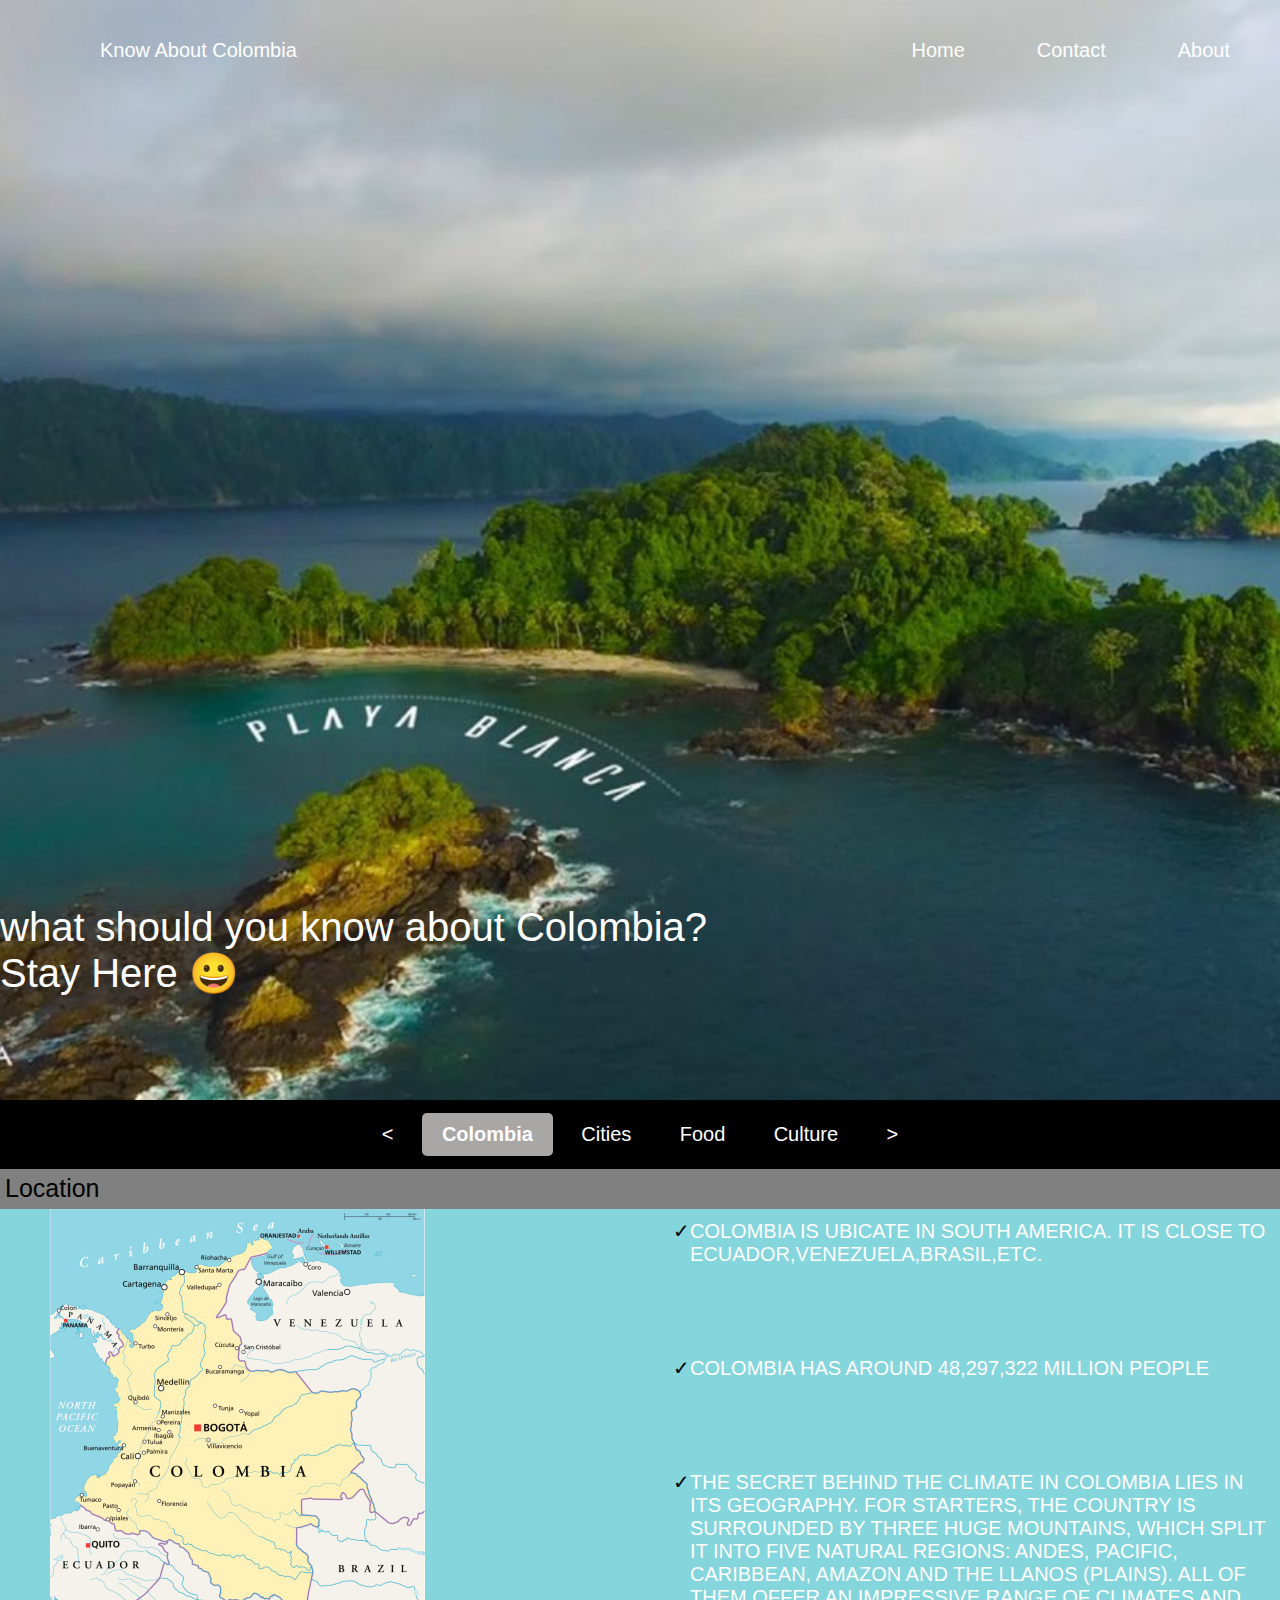
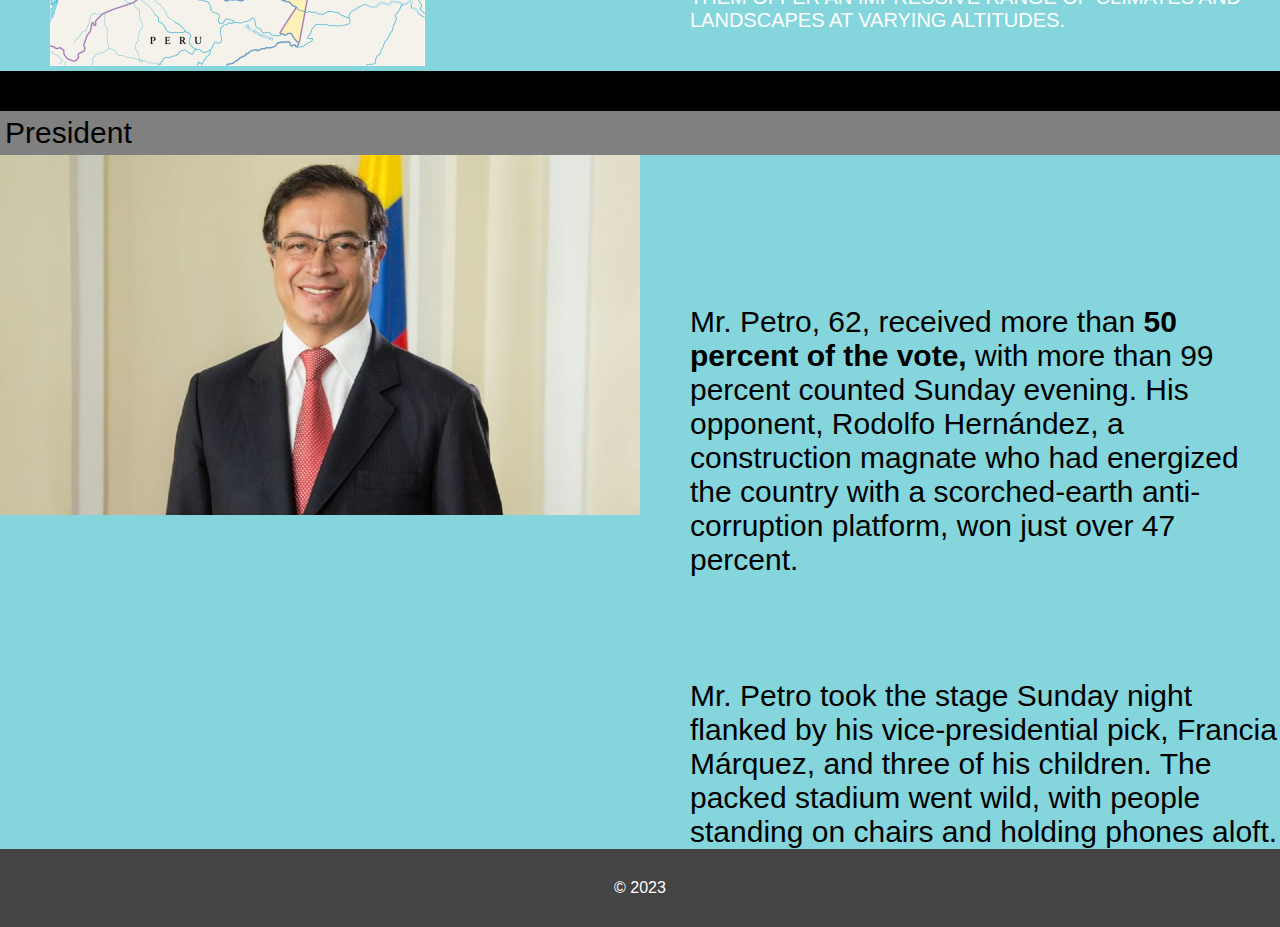
<file: index.html>
<!DOCTYPE html>
<html lang="en">
<head>
    <meta charset="UTF-8">
    <meta http-equiv="X-UA-Compatible" content="IE=edge">
    <meta name="viewport" content="width=device-width, initial-scale=1.0">
    <link rel="stylesheet" href="project.css">
    <link rel="shortcut icon" type="x-icon" href="/images/Bandera.jpeg">
    <title>Colombia</title>
</head>
<body>
    <header> 
      <div class="navbar">
       <div class="logo"><a href="#">Know About Colombia</a></div>
       <ul class="links">
        <li><a href="#">Home</a></li>
        <li><a href="#">Contact</a></li>
        <li><a href="#">About</a></li>
       </ul>
      </div>
      <p class="some">what should you know about Colombia? Stay Here &#128512;</p>
    </header>
    <div class="page">
        <a href="index.html"><</a>
        <a href="index.html" class="active">Colombia</a>
        <a href="page2.html">Cities</a>
        <a href="page3.html">Food</a>
        <a href="page4.html">Culture</a>
        <a href="page2.html">></a>

    </div>
    <p class="pepa">Location</p> 
   <nav class="nav-01">
    <ul><img class="colombia" src="/images/colombia-02.jpg" ></ul>
    <ul>
        <li>Colombia is ubicate in South America. It is close to Ecuador,Venezuela,brasil,etc.</li>
        <li>Colombia has around 48,297,322 million people</li>
        <li>The secret behind the climate in Colombia lies in its geography. For starters, the country is surrounded by three huge mountains, which split it into five natural regions: Andes, Pacific, Caribbean, Amazon and the Llanos (plains). All of them offer an impressive range of climates and landscapes at varying altitudes. </li>
    </ul>
   </nav>
   <div id="box"></div>
   <p class="p-01">President</p>
   <nav class="nav-12">
    <img class="petro" src="/images/president.jpg" alt="">
    <p class="presi">Mr. Petro, 62, received more than <strong>50 percent of the vote,</strong>  with more than 99 percent counted Sunday evening. His opponent, Rodolfo Hernández, a construction magnate who had energized the country with a scorched-earth anti-corruption platform, won just over 47 percent. 
        <br><br><br><br>Mr. Petro took the stage Sunday night flanked by his vice-presidential pick, Francia Márquez, and three of his children. The packed stadium went wild, with people standing on chairs and holding phones aloft.</p>
<br><br><br>
   </nav>
   <footer>
    <p class="foot">&copy 2023</p>
   </footer>
</body>
</html>
</file>
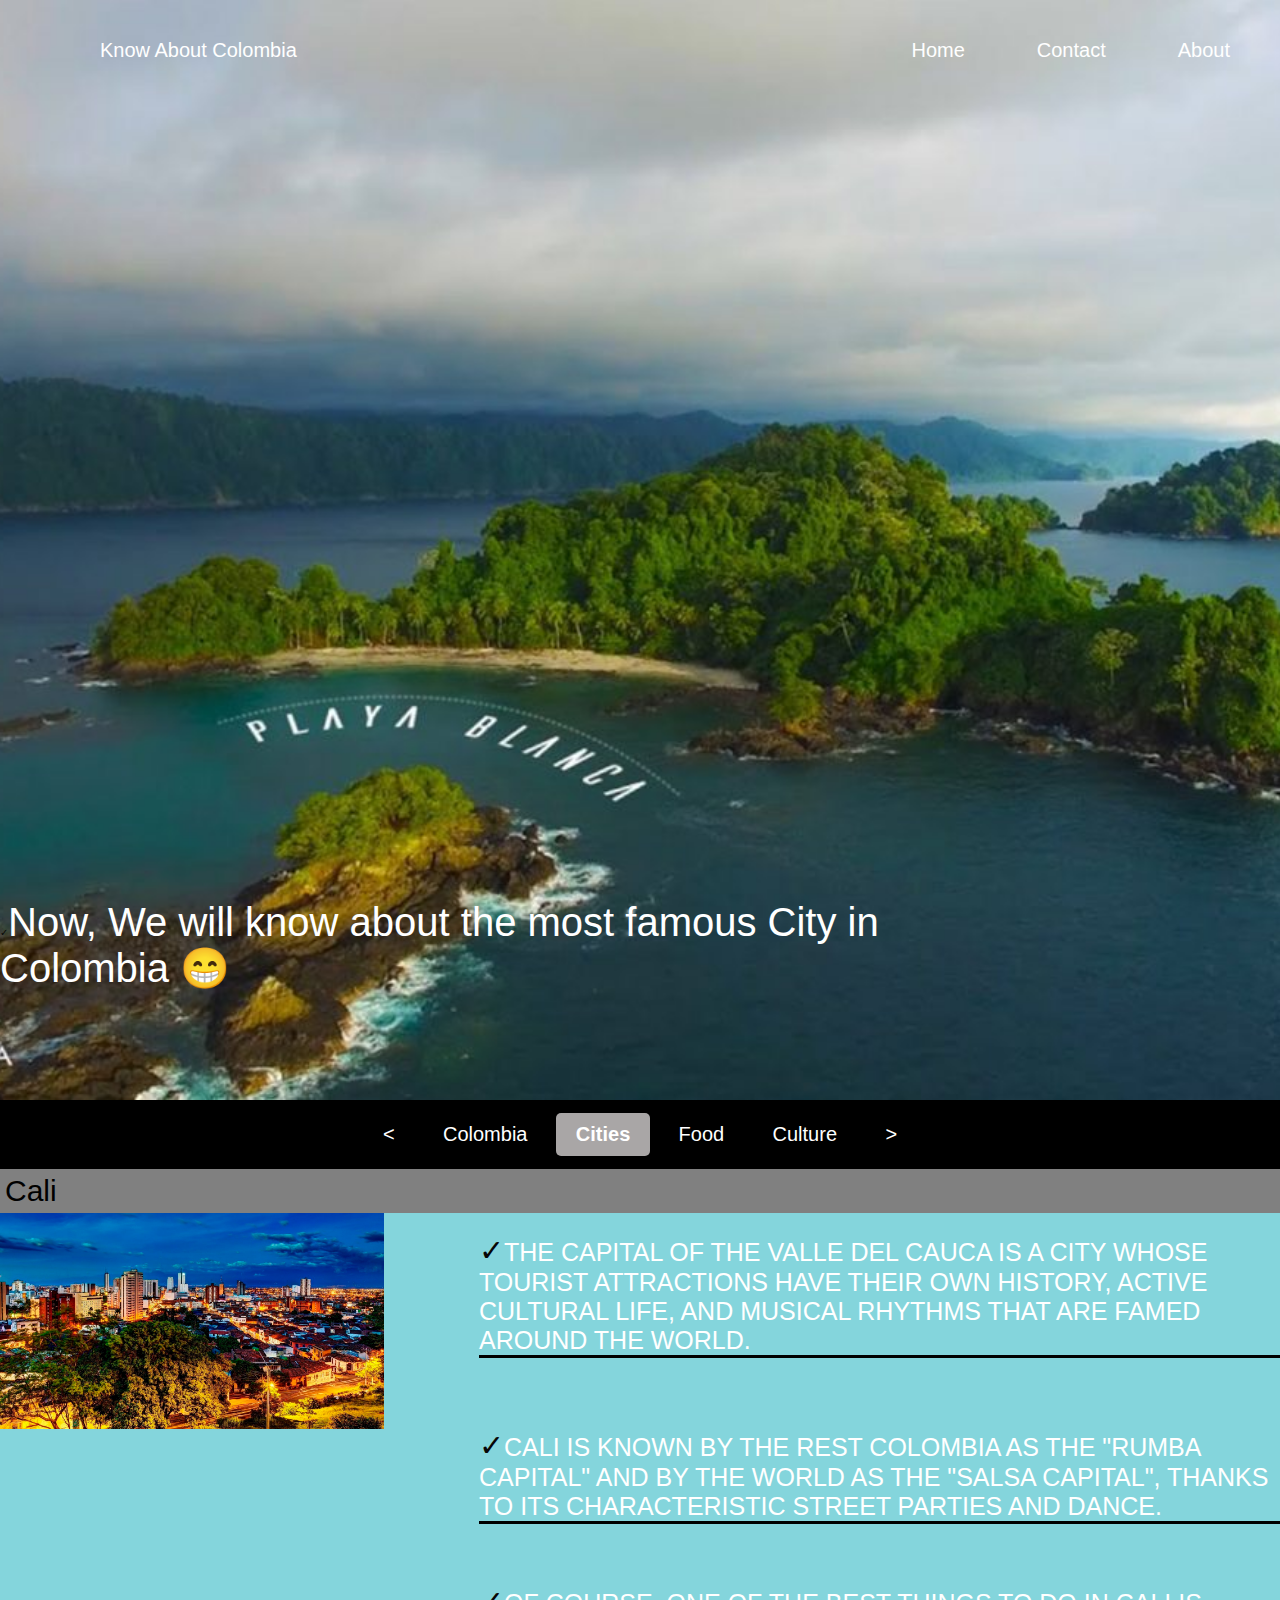
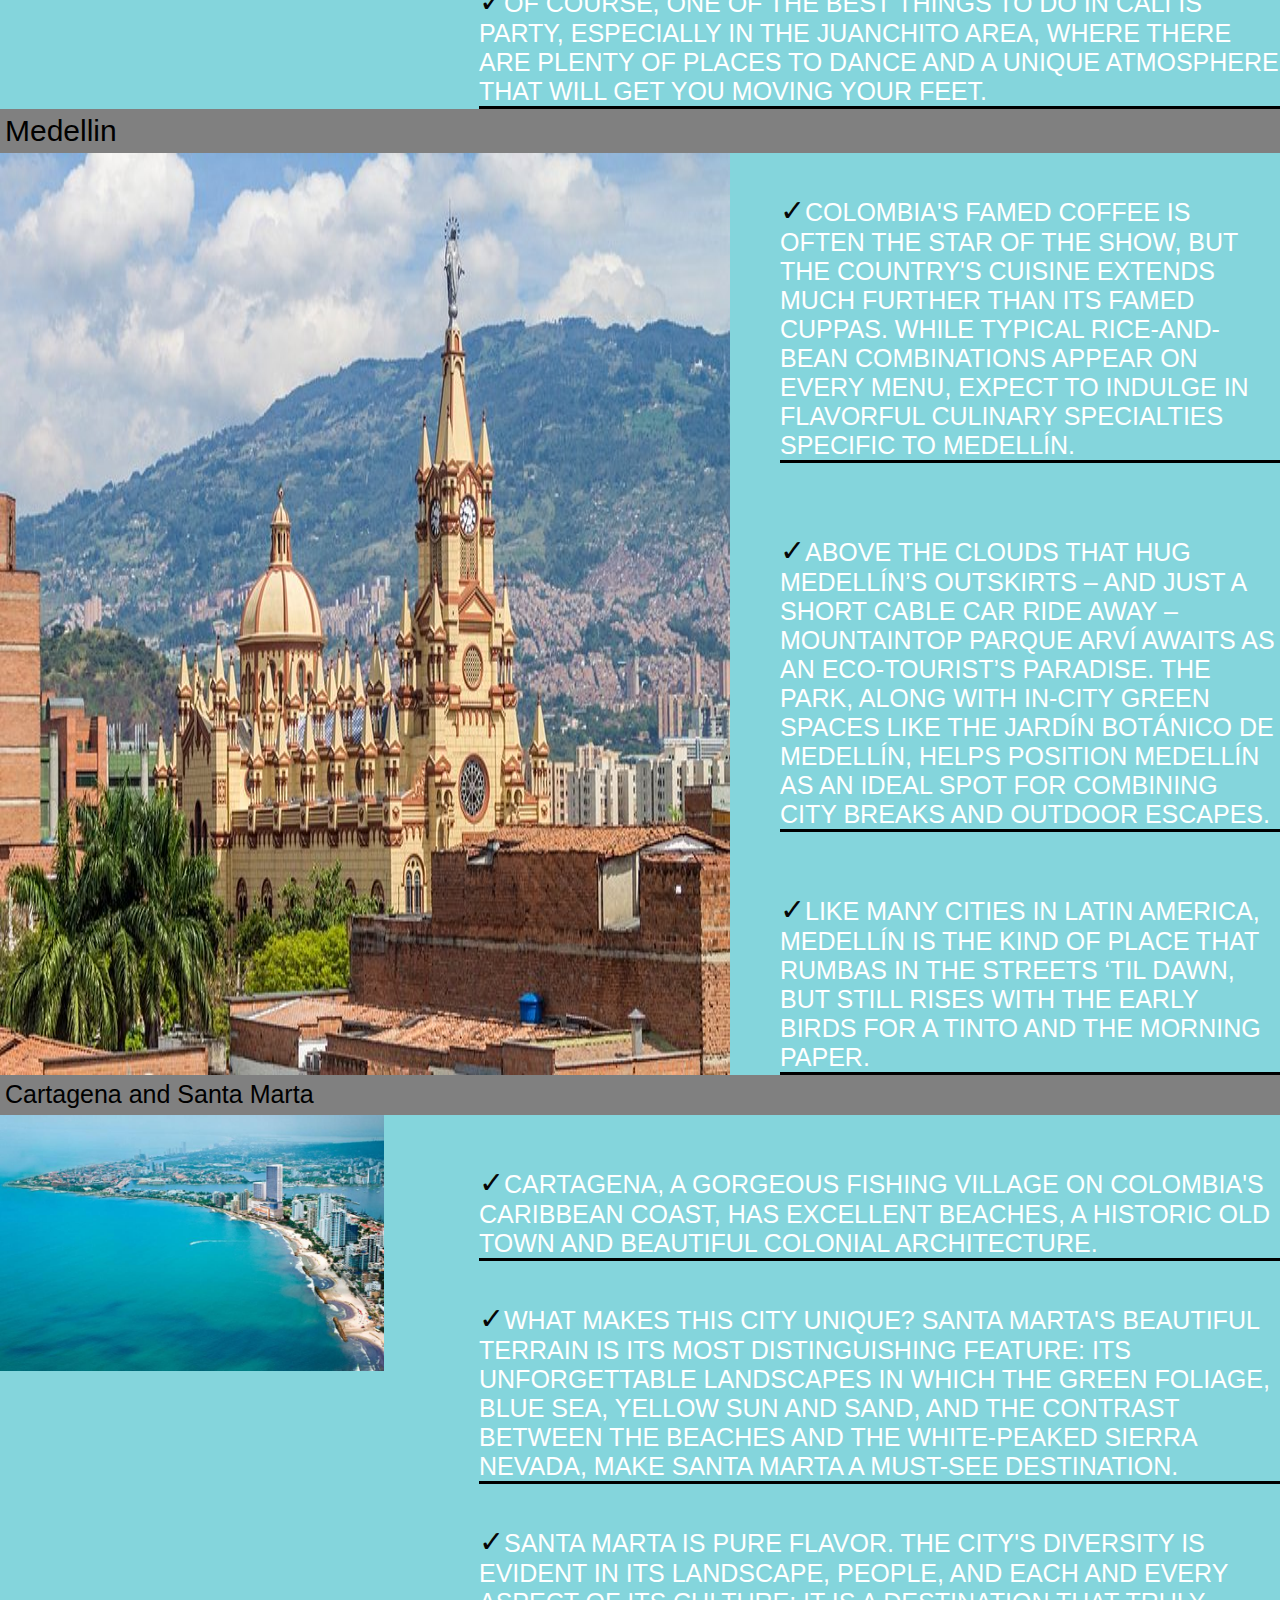
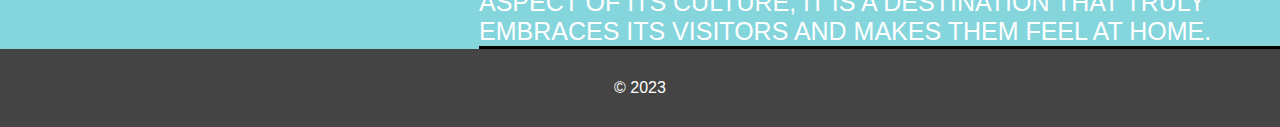
<file: page2.html>
<!DOCTYPE html>
<html lang="en">
<head>
    <meta charset="UTF-8">
    <meta http-equiv="X-UA-Compatible" content="IE=edge">
    <meta name="viewport" content="width=device-width, initial-scale=1.0">
    <link rel="stylesheet" href="project.css">
    <link rel="shortcut icon" type="x-icon" href="/images/Bandera.jpeg">
    <title>Colombia</title>
</head>
<body>
        <header>
            <div class="navbar">
                <div class="logo"><a href="#">Know About Colombia</a></div>
                <ul class="links">
                 <li><a href="#">Home</a></li>
                 <li><a href="#">Contact</a></li>
                 <li><a href="#">About</a></li>
                </ul>
               </div>
               <p class="city">Now, We will know about the most famous City in Colombia &#128513;</p>
        </header>
        
        <div class="page">
            <a href="index.html"><</a>
            <a href="index.html">Colombia</a>
            <a href="page2.html" class="active">Cities</a>
            <a href="page3.html">Food</a>
            <a href="page4.html">Culture</a>
            <a href="page3.html">></a>
        </div>
        <p class="cali">Cali</p>
        <nav class="nav-02">
            <img class="cali-img" src="/images/cali.jpeg" alt="">
            <ul>
                <li>The capital of the Valle del Cauca is a city whose tourist attractions have their own history, active cultural life, and musical rhythms that are famed around the world.</li>
                <li>Cali is known by the rest Colombia as the "Rumba Capital" and by the world as the "Salsa Capital", thanks to its characteristic street parties and dance.</li>
                <li>Of course, one of the best things to do in Cali is party, especially in the Juanchito area, where there are plenty of places to dance and a unique atmosphere that will get you moving your feet.</li>
            </ul>
        </nav>
        <p class="mede">Medellin</p>
        <nav class="nav-03">
            <img class="med.img" src="/images/medellin.jpg" alt="">
            <ul>
                <li>Colombia's famed coffee is often the star of the show, but the country's cuisine extends much further than its famed cuppas. While typical rice-and-bean combinations appear on every menu, expect to indulge in flavorful culinary specialties specific to Medellín. </li>
                <li>Above the clouds that hug Medellín’s outskirts – and just a short cable car ride away – mountaintop Parque Arví awaits as an eco-tourist’s paradise. The park, along with in-city green spaces like the Jardín Botánico de Medellín, helps position Medellín as an ideal spot for combining city breaks and outdoor escapes. </li>
                <li>Like many cities in Latin America, Medellín is the kind of place that rumbas in the streets ‘til dawn, but still rises with the early birds for a tinto and the morning paper. </li>
            </ul>
        </nav>
        <p class="carta">Cartagena and Santa Marta</p>
        <nav class="nav-04">
         <img class="santa-img" src="/images/playacarta.jpg" alt="">
            <ul>
                <li>Cartagena, a gorgeous fishing village on Colombia's Caribbean coast, has excellent beaches, a historic old town and beautiful colonial architecture. </li>
                <li>What makes this city unique? Santa Marta's beautiful terrain is its most distinguishing feature: its unforgettable landscapes in which the green foliage, blue sea, yellow sun and sand, and the contrast between the beaches and the white-peaked Sierra Nevada, make Santa Marta a must-see destination.</li>
                <li>Santa Marta is pure flavor. The city's diversity is evident in its landscape, people, and each and every aspect of its culture; it is a destination that truly embraces its visitors and makes them feel at home.</li>
            </ul>
        </nav>
        <footer>
            <p class="foot">&copy 2023</p>
           </footer>
</body>
</html>
</file>
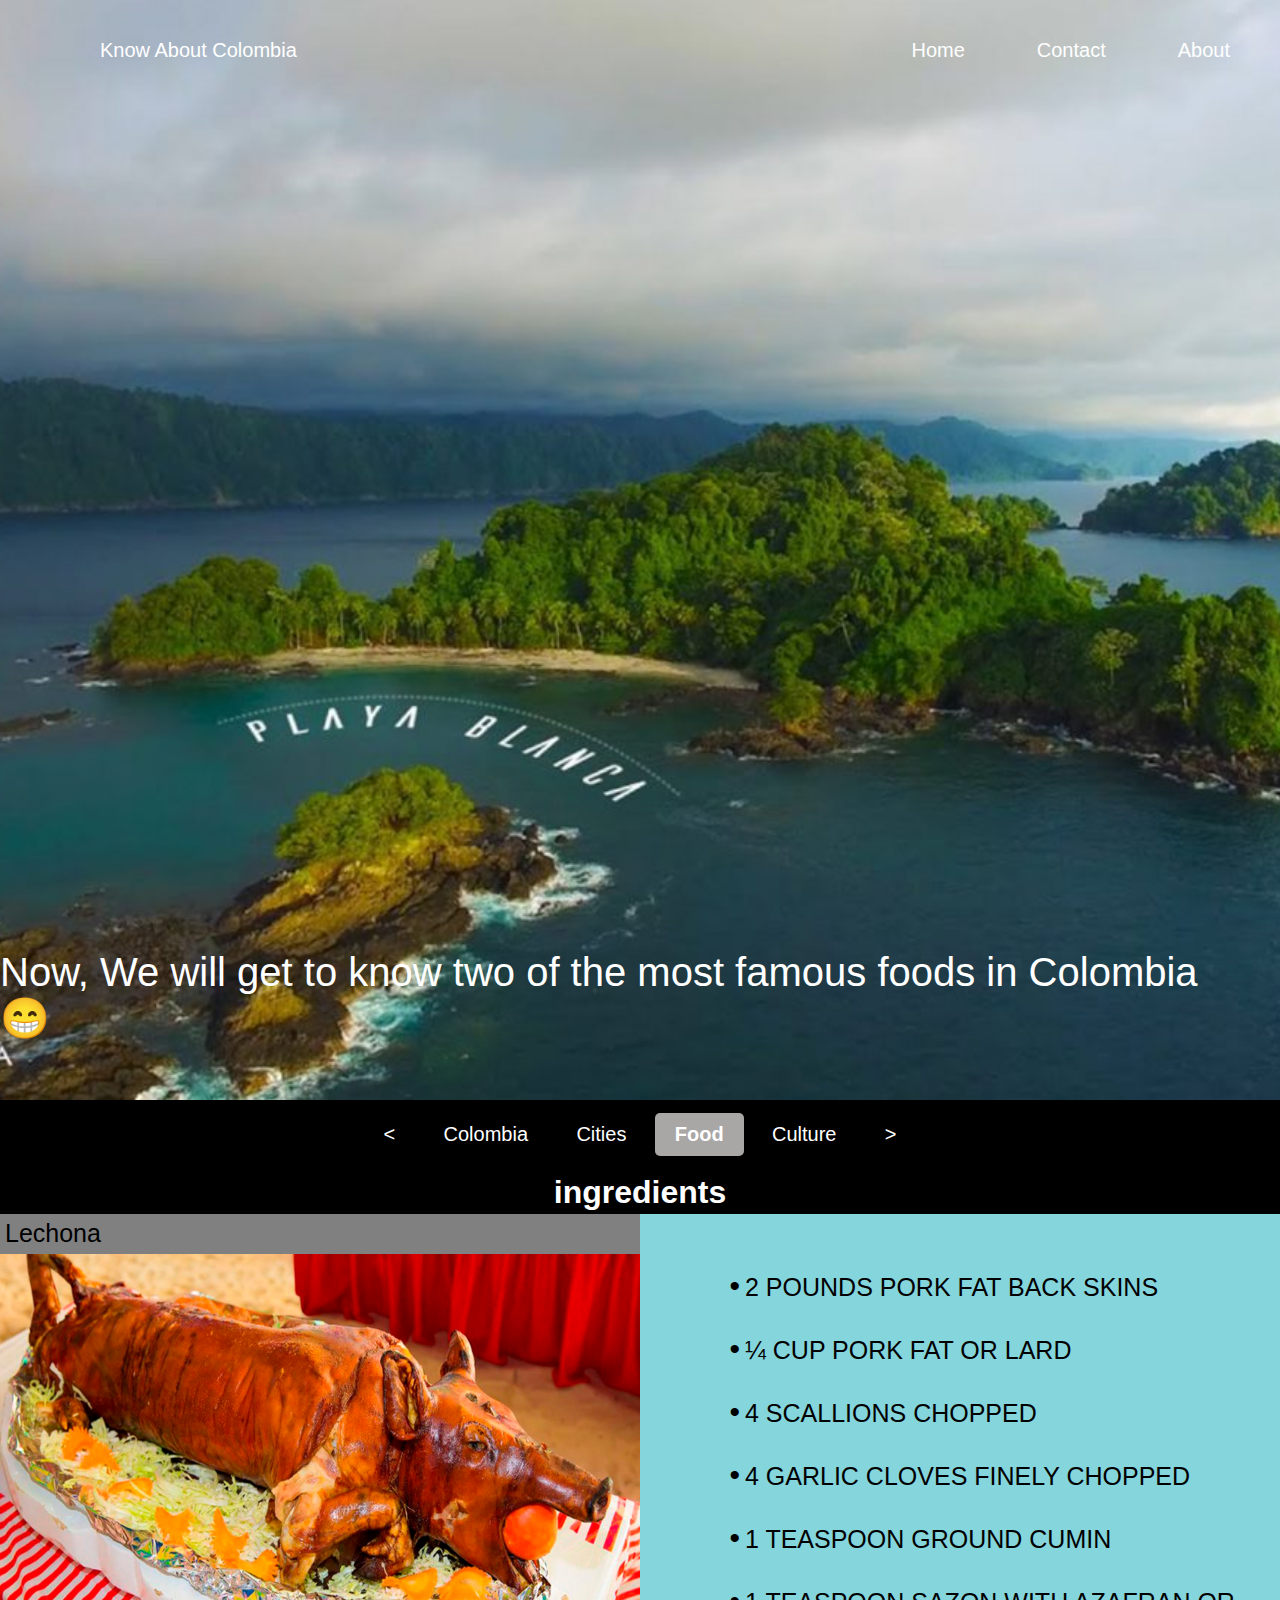
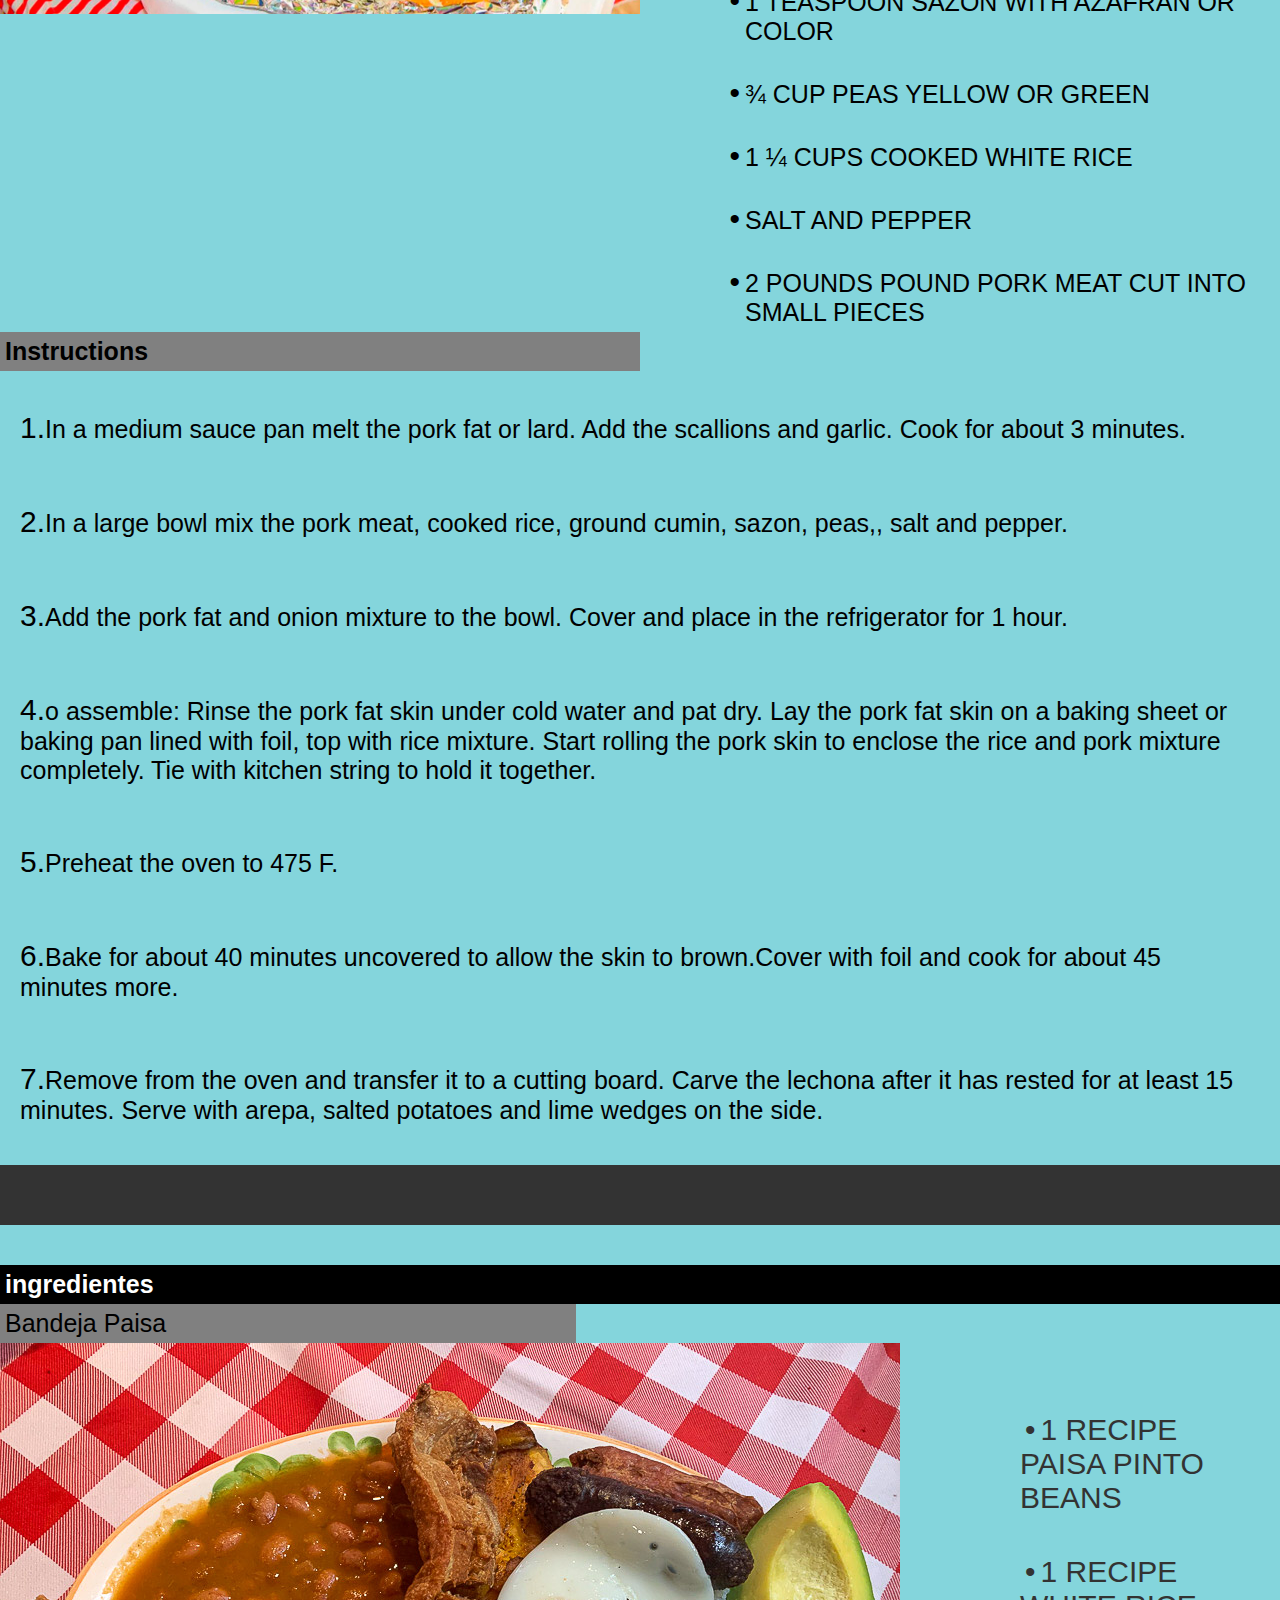
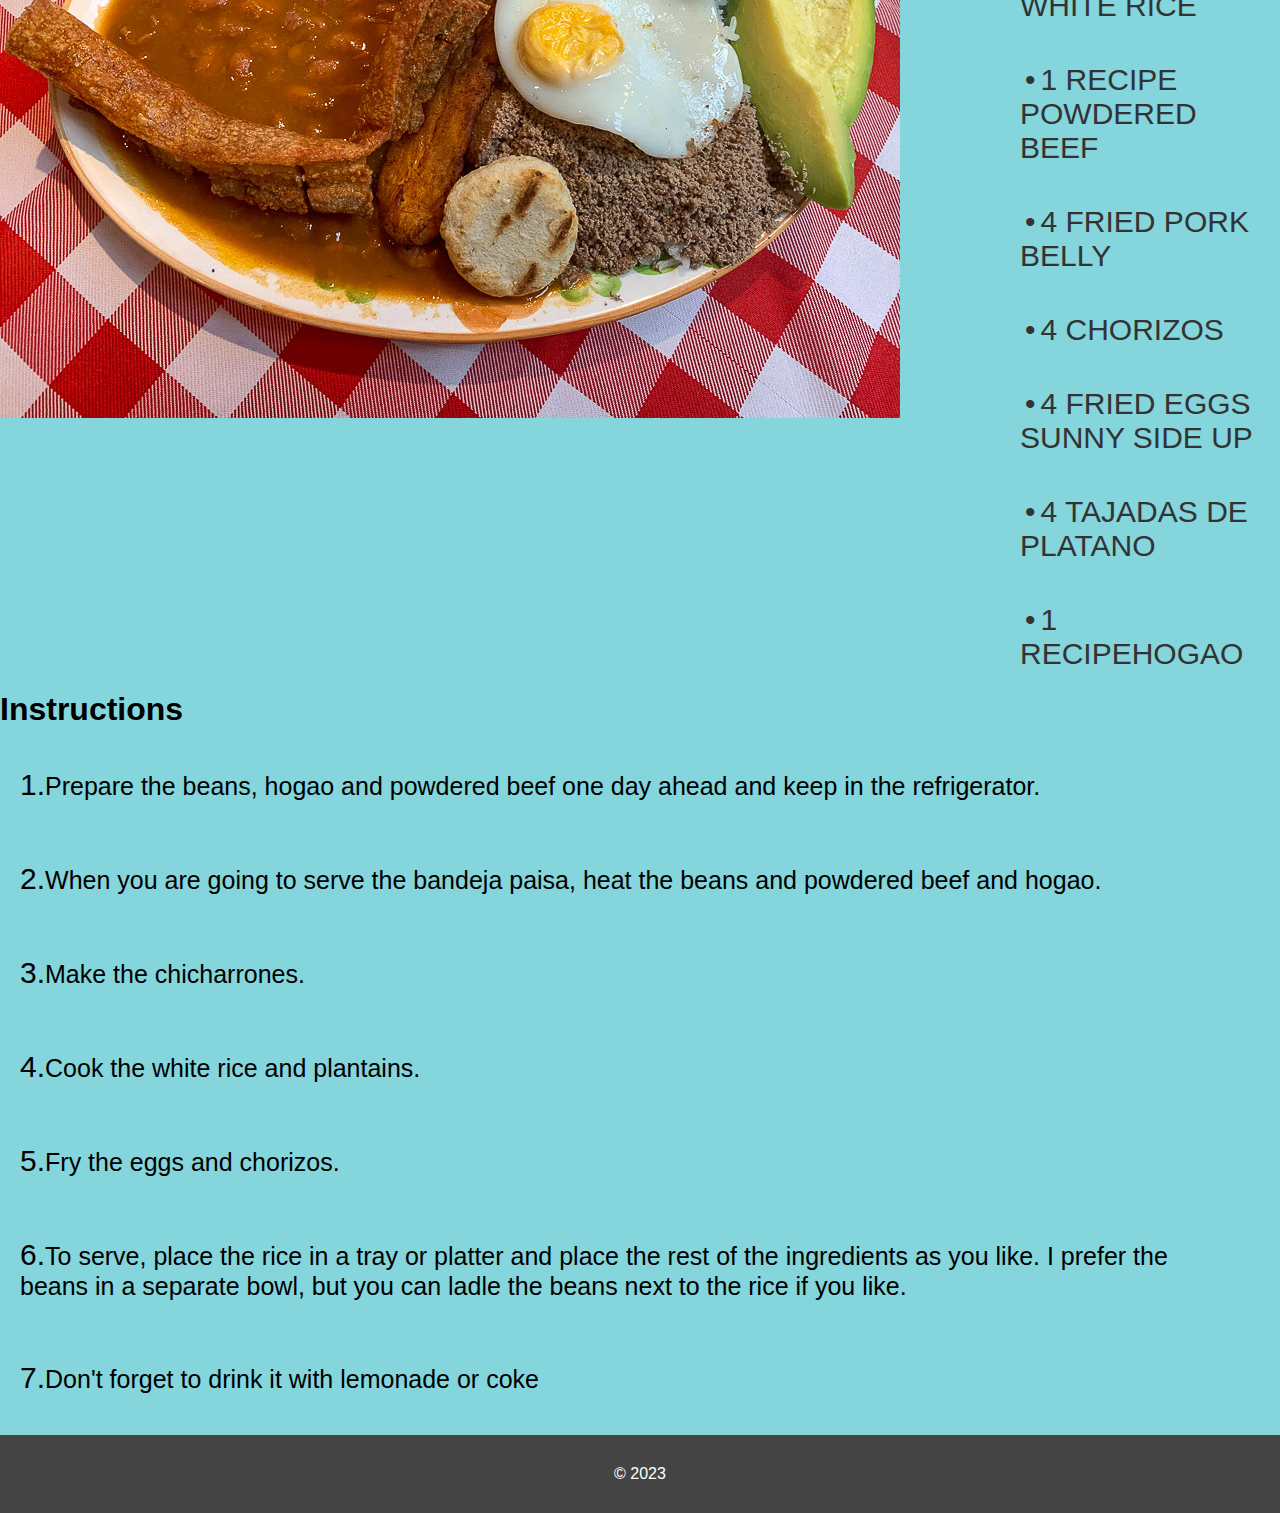
<file: page3.html>
<!DOCTYPE html>
<html lang="en">
<head>
    <meta charset="UTF-8">
    <meta http-equiv="X-UA-Compatible" content="IE=edge">
    <meta name="viewport" content="width=device-width, initial-scale=1.0">
    <link rel="stylesheet" href="project.css">
    <link rel="shortcut icon" type="x-icon" href="/images/Bandera.jpeg">
    <title>Colombia</title> 
</head>
<body>
        <header>
            <div class="navbar">
                <div class="logo"><a href="#">Know About Colombia</a></div>
                <ul class="links">
                 <li><a href="#">Home</a></li>
                 <li><a href="#">Contact</a></li>
                 <li><a href="#">About</a></li>
                </ul>
               </div>
               <p class="food">Now, We will get to know two of the most famous foods in Colombia &#128513;</p>
        </header>
        <div class="page">
            <a href="page2.html"><</a>
            <a href="index.html">Colombia</a>
            <a href="page2.html">Cities</a>
            <a href="page3.html" class="active">Food</a>
            <a href="page4.html">Culture</a>
            <a href="page4.html">></a>
   
        </div>
         <h1 class="ingre">ingredients</h1>
         <p class="lecho">Lechona</p>
        <nav class="nav-05">
            <img class="lecho-img" src="/images/lechona.jpeg" alt="">
            <ul>
                <li>2 pounds pork fat back skins</li>
                <li>¼ cup pork fat or lard</li>
                <li>4 scallions chopped</li>
                <li>4 garlic cloves finely chopped</li>
                <li>1 teaspoon ground cumin</li>
                <li>1 teaspoon sazon with azafran or color</li>
                <li>¾ cup peas yellow or green</li>
                <li>1 ¼ cups cooked white rice</li>
                <li>Salt and pepper</li>
                <li>2 pounds pound pork meat cut into small pieces</li>
            </ul>
        </nav> 
        <h1 class="instru">Instructions</h1>
        <nav class="nav-06">
            <ol type="1">
                <li>In a medium sauce pan melt the pork fat or lard. Add the scallions and garlic. Cook for about 3 minutes.</li>
                <li>In a large bowl mix the pork meat, cooked rice, ground cumin, sazon, peas,, salt and pepper.</li>
                <li>Add the pork fat and onion mixture to the bowl. Cover and place in the refrigerator for 1 hour.</li>
                <li>o assemble: Rinse the pork fat skin under cold water and pat dry. Lay the pork fat skin on a baking sheet or baking pan lined with foil, top with rice mixture. Start rolling the pork skin to enclose the rice and pork mixture completely. Tie with kitchen string to hold it together.</li>
                <li>Preheat the oven to 475 F.</li>
                <li>Bake for about 40 minutes uncovered to allow the skin to brown.Cover with foil and cook for about 45 minutes more.</li>
                <li>Remove from the oven and transfer it to a cutting board. Carve the lechona after it has rested for at least 15 minutes. Serve with arepa, salted potatoes and lime wedges on the side.</li>
            </ol>
        </nav>
        <div id="box1"></div>
        <h1 class="ingred">ingredientes</h1>
         <p class="bandeja">Bandeja Paisa</p>
        <nav class="nav-07">
           <img class="band-img" src="/images/Bandeja_paisa.jpeg" alt="">
            <ul>
                <li>1 recipe Paisa Pinto Beans</li>
                <li>1 recipe White Rice</li>
                <li>1 recipe Powdered Beef</li>
                <li>4 Fried Pork Belly</li>
                <li>4 Chorizos</li>
                <li>4 Fried Eggs Sunny Side Up</li>
                <li>4 Tajadas De Platano </li>
                <li>1 recipeHogao</li> 
            </ul>
        </nav>
        <h1>Instructions</h1>
        <nav class="nav-08">
            <ul>
                <li>Prepare the beans, hogao and powdered beef one day ahead and keep in the refrigerator.</li>
                <li>When you are going to serve the bandeja paisa, heat the beans and powdered beef and hogao.</li>
                <li>Make the chicharrones.</li>
                <li>Cook the white rice and plantains.</li>
                <li>Fry the eggs and chorizos.</li>
                <li>To serve, place the rice in a tray or platter and place the rest of the ingredients as you like. I prefer the beans in a separate bowl, but you can ladle the beans next to the rice if you like.</li>
                <li>Don't forget to drink it with lemonade or coke </li>
            </ul>
        </nav>
        <footer>
            <p class="foot">&copy 2023</p>
           </footer>
</body>
</html>
</file>
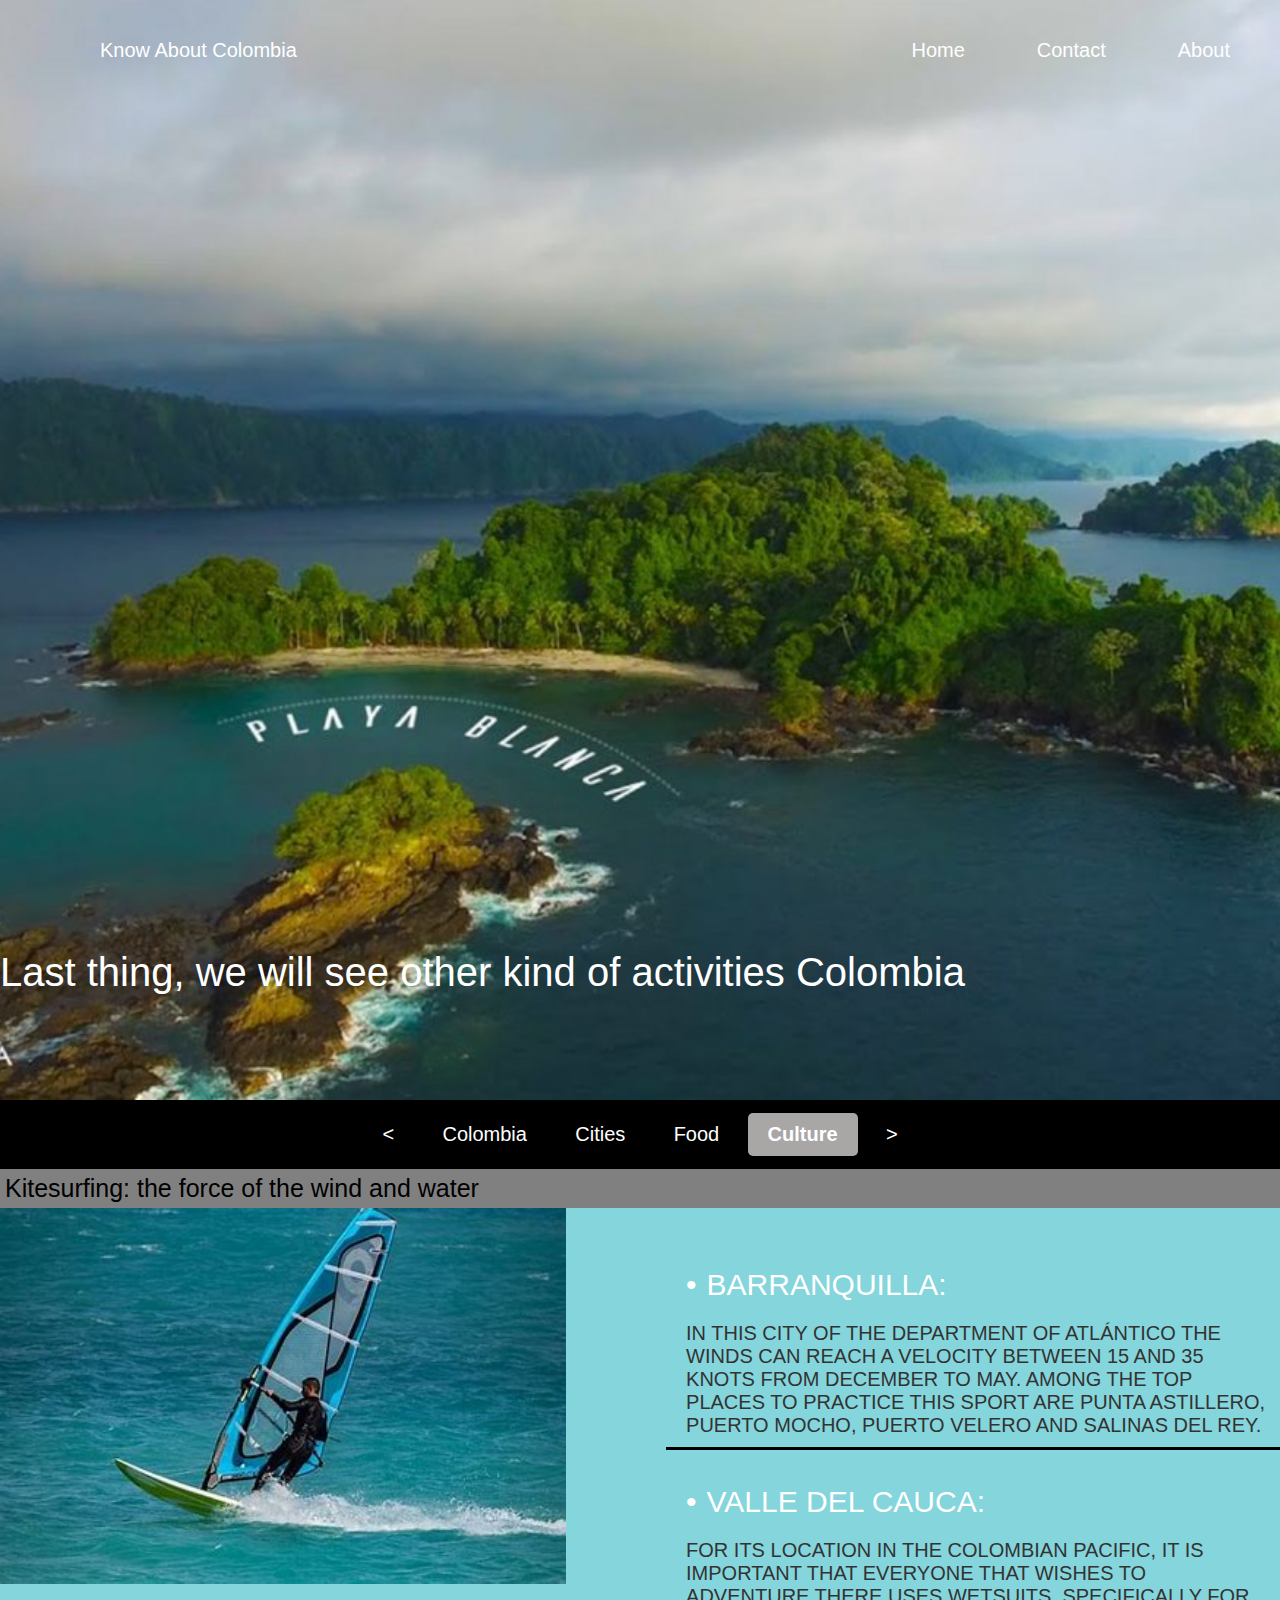
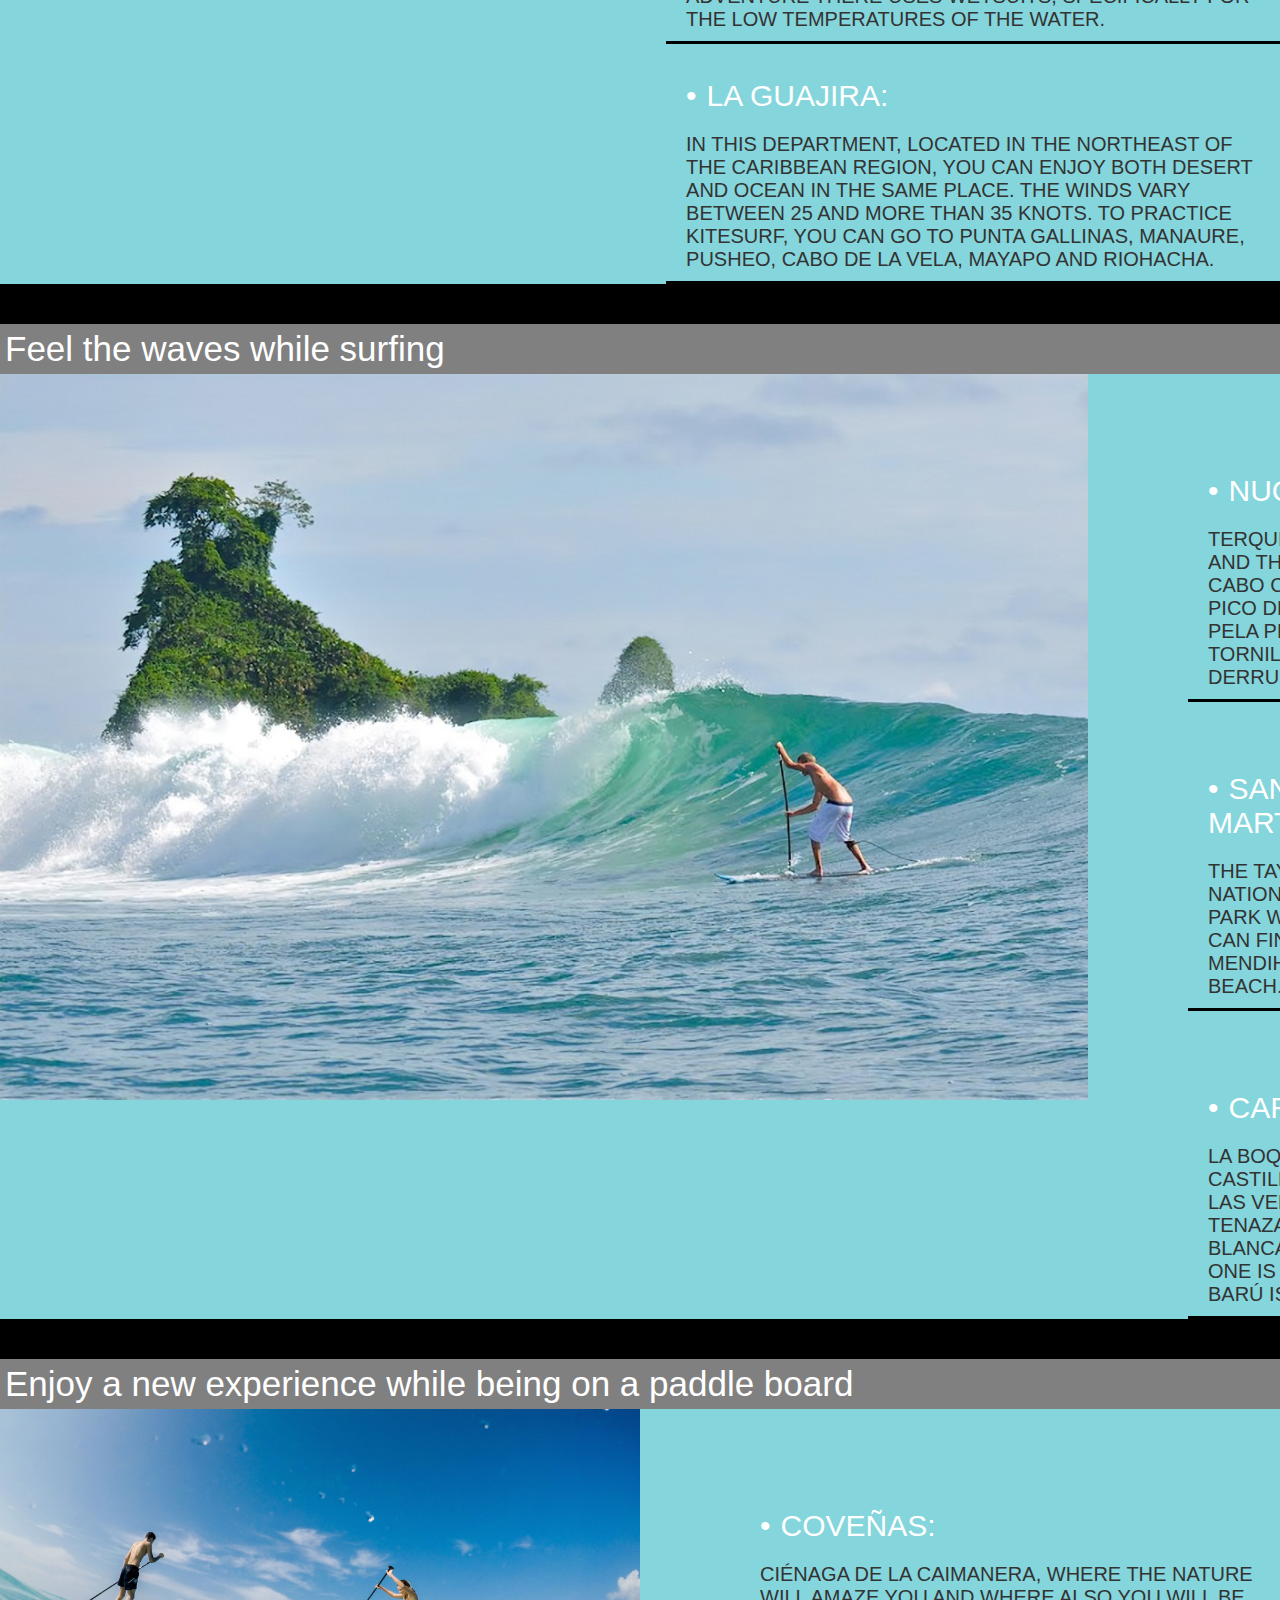
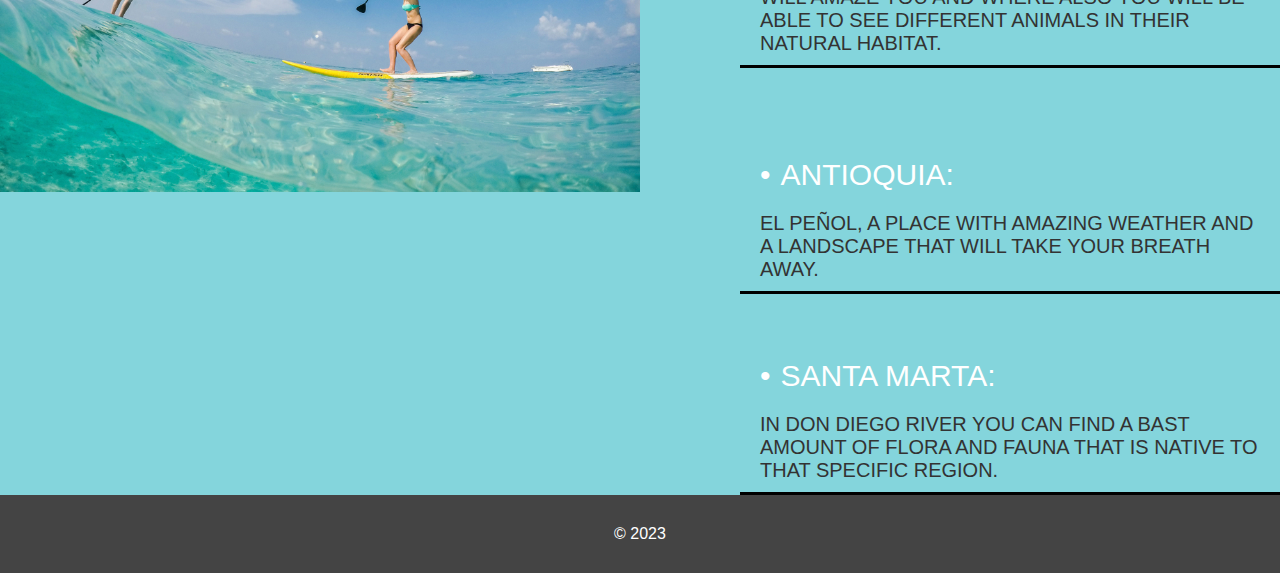
<file: page4.html>
<!DOCTYPE html>
<html lang="en">
<head>
    <meta charset="UTF-8">
    <meta http-equiv="X-UA-Compatible" content="IE=edge">
    <meta name="viewport" content="width=device-width, initial-scale=1.0">
    <link rel="stylesheet" href="project.css">
    <link rel="shortcut icon" type="x-icon" href="/images/Bandera.jpeg">
    <title>Colombia</title>
</head>
<body>
        <header>
            <div class="navbar">
                <div class="logo"><a href="#">Know About Colombia</a></div>
                <ul class="links">
                 <li><a href="#">Home</a></li>
                 <li><a href="#">Contact</a></li>
                 <li><a href="#">About</a></li>
                </ul>
               </div>
               <p class="last">Last thing, we will see other kind of activities Colombia </p>
        </header>
        <div class="page">
            <a href="page3.html"><</a>
            <a href="index.html">Colombia</a>
            <a href="page2.html">Cities</a>
            <a href="page3.html">Food</a>
            <a href="page4.html"class="active">Culture</a>
            <a href="page4.html">></a>
        </div>
        <p class="kit">Kitesurfing: the force of the wind and water </p>
        <nav class="nav-09">
            <img class="kits" src="/images/surfing.jpeg" alt="">
            <dl>
                <dt>Barranquilla:</dt>
                <dd> in this city of the department of Atlántico the winds can reach a velocity between 15 and 35 knots from December to May. Among the top places to practice this sport are Punta Astillero, Puerto Mocho, Puerto Velero and Salinas del Rey. </dd>
                <dt>Valle Del Cauca:</dt>
                <dd>for its location in the Colombian Pacific, it is important that everyone that wishes to adventure there uses wetsuits, specifically for the low temperatures of the water.</dd>
                <dt>La Guajira:</dt>
                <dd> in this department, located in the northeast of the Caribbean region, you can enjoy both desert and ocean in the same place. The winds vary between 25 and more than 35 knots. To practice kitesurf, you can go to Punta Gallinas, Manaure, Pusheo, Cabo de la Vela, Mayapo and Riohacha.</dd>
            </dl>
        </nav>
        <div id="box11"></div> 
        <p class="sur">Feel the waves while surfing </p>
        <nav class="nav-10">
           <img class=surf src="/images/kitsurfing.jpeg" alt="">
            <dl>
                <dt>Nuquí: </li>
                <dd>Terquito beach and the coast of Cabo Corrientes, Pico de Loror, Pela Pela, Juan Tornillo and El Derrumbe.  </li>
                <dt>Santa Marta:</li>
                <dd>The Tayrona National Natural Park where you can find the Mendihuaca beach.  </li>
                <dt>Cartagena:</li>
                <dd>La Boquilla, Castillo Grande, Las Velas, Las Tenazas and Playa Blanca. The last one is located on Barú Island.</li>
            </dl>
        </nav>
        <div id="box00"></div>
        <p class=" pad">Enjoy a new experience while being on a paddle board</p>
        <nav class="nav-13">
           <img class="padd-img" src="/images/paddle.jpeg" alt="">
            <dl>
                <dt>Coveñas:</dt>
                <dd>Ciénaga de la Caimanera, where the nature will amaze you and where also you will be able to see different animals in their natural habitat.</dd>
                <dt>Antioquia:</dt>
                <dd>El Peñol, a place with amazing weather and a landscape that will take your breath away. </dd>
                <dt>Santa Marta: </dt>
                <dd>in Don Diego River you can find a bast amount of flora and fauna that is native to that specific region.  </dd>
            </dl>
        </nav>
        <footer>
            <p class="foot">&copy 2023</p>
           </footer>
</body>
</html>
</file>
<file: project.css>
*{
    padding: 0;
    margin: 0;
    box-sizing: border-box;
    font-family:Arial, Helvetica, sans-serif;
}

body{
    background-color: hsl(185, 56%, 69%);
}
li{
    list-style: none;
} 
.logo a{
    padding-left: 20px;
    height: 80px;
    margin: 80px;
}
a{
    color: #fff;
    text-decoration: none;
    font-size: 20px;
}
header{
    background-color: #333;
    height: 1100px ;
    padding-right: 50px;
    background-image: url(/images/playa.jpg);
    background-repeat: no-repeat;
    background-position: center;
    background-size: cover;
}
.some{
    position: relative;
    top: 805px;
    font-size: 40px;
    width: 790px;
    color: #fff;
}
.navbar{
    width: 100%;
    height: 100px;
    margin: 0 auto;
    display: flex;
    align-items: center;
    justify-content: space-between;
}
.navbar .links{
    display: flex;
    gap: 4.5em;
}
.navbar .links a:first-child:hover{
    color: orange;
}
.navbar .logo a:hover{
    color: orange;
}
.page{
    border: 3px solid;
    text-align: center;
    font-size: 30px;
    background-color: black;
    padding: 10px;
}
.page a{
    text-decoration: none;
    color: #fff;
    padding: 10px 20px;
    display: inline-block;
}
.page a.active{
    background-color: rgb(169, 166, 166);
    font-weight: bold;
    border-radius: 5px;
}
.page a:hover:not(.active){
    background-color: rgb(155, 153, 153);
}
.nav-01{
    display: flex;
    flex: auto;
    width: 100%;
    height: 100%;
}
.pepa{
    background-color: gray;
    font-size: 25px;
    height: 40px;
    padding: 5px;
}
.nav-01 ul{
    text-transform: uppercase;
    color: white;
    /* position:; */
    height: 100%;
    width: 100%;
    margin: 0 auto;
    text-align: left;
    padding-left: 50px;
    font-size: 20px;
    font-weight: 300;
    font-style: normal;
}
.nav-01 p::before{
   content: "✌️";
}
.nav-01 li::marker{
    content: "✓";
    color: rgb(7, 6, 6);
    font-size: 20px;
}
.nav-01 li{
    padding: 10px 0px;
}
.nav-01 li:nth-child(2){
    margin-top: 70px;
}
.nav-01 li:nth-child(3){
    margin-top: 70px;
}
.foot{
  text-align: center;
  background: #444;
  color: #fff;
  padding: 30px;
}
.city{
    position: relative;
    top: 800px;
    font-size: 40px;
    width: 950px;
    color: #fff;
}
.city:hover{
    color: orange;
}
.city::before{
    content: "✓";
    color: rgb(7, 6, 6);
    font-size: 10px;
}
/* -------------------------------------------- */
.nav-02{
    text-align: left;
    display: flex;
    flex: auto;
    width: 100%;
    height: 100%;   
}
.cali-img{
    width: 30%;
    height: 70%;
}
.cali{
    background-color: gray;
    font-size: 30px;
    padding: 5px;
}
.nav-02 ul{
    text-transform: uppercase;
    color: white;
    height: 100%;
    width: 100%;
    padding-top: 20px;
    margin: 0 auto;
    text-align: left;
    padding-left: 20px;
    font-size: 25px;
    font-weight: 300;
    font-style: normal;
}
.nav-02 li{
    margin-left: 75px;
}
.nav-02 li:first-child{
    border-bottom: 3px solid black;
}
.nav-02 li:nth-child(2){
    margin-top: 70px;
    border-bottom: 3px solid black;
}
.nav-02 li:nth-child(3){
    margin-top: 60px;
    border-bottom: 3px solid black;  
}
.nav-02 li::before{
    content: "✓";
    color: rgb(7, 6, 6);
    font-size: 30px;
}
/* ------------------- */
.nav-03{
    text-align: left;
    display: flex;
    flex: auto;
    width: 100%;
    height: 100%; 
}
.med-img{
    width: 30%;
    height: 70%;
}
.mede{
    background-color: gray;
    font-size: 30px;
    padding: 5px;
}
.nav-03 ul{
    text-transform: uppercase;
    color: white;
    height: 100%;
    width: 100%;
    padding-top: 40px;
    margin: 0 auto;
    text-align: left;
    padding-left: 30px;
    font-size: 25px;
    font-weight: 300;
    font-style: normal;
}
.nav-03 li{
    margin-left: 20px;
}
.nav-03 li:first-child{
    border-bottom: 3px solid black;
}
.nav-03 li:nth-child(2){
    margin-top: 70px;
    border-bottom: 3px solid black;
}
.nav-03 li:nth-child(3){
    margin-top: 60px;
    border-bottom: 3px solid black;   
}
.nav-03 li::before{
    content: "✓";
    color: rgb(7, 6, 6);
    font-size: 30px;
}  
/*-------------*/
.nav-04{
    text-align: left;
    display: flex;
    flex: auto;
    width: 100%;
    height: 100%; 
}
.carta{
    background-color: gray;
    height: 20px;
    padding: 5px;
}
.santa-img{
    width: 30%;
    height: 70%;
}
.nav-04 ul{
    text-transform: uppercase;
    color: white;
    height: 100%;
    width: 100%;
    padding-top: 50px;
    margin: 0 auto;
    text-align: left;
    padding-left: 30px;
    font-size: 25px;
    font-weight: 300;
    font-style: normal;
}
.carta{
    background-color: gray;
    height: 40px;
    font-size: 25px;
    padding: 5px;
}
.nav-04 li{
    margin-left: 65px;
}
.nav-04 li:first-child{
    border-bottom: 3px solid black;
}
.nav-04 li:nth-child(2){
    margin-top: 40px;
    border-bottom: 3px solid black;
}
.nav-04 li:nth-child(3){
    margin-top: 40px;
    border-bottom: 3px solid black;   
}
.nav-04 li::before{
    content: "✓";
    color: rgb(7, 6, 6);
    font-size: 30px;
}
/*-------------------------------------*/
.nav-05{
    text-align: left;
    display: flex;
    flex: auto;
    width: 100%;
    height: 100%; 
}
.ingre{
    background-color: black;
    color: white;
    height: 45px;
    padding: 5px;
    text-align: center;
}
.lecho{
background-color: gray;
height: 40px;
padding: 5px;
padding-top: 5px;
width: 50%;
font-size: 25px;
}
.lecho-img{
    width: 50%;
    height: 100%;
}
.nav-05 ul{
    text-transform: uppercase;
    color: black;
    height: 100%;
    width: 100%;
    padding-top: 10px;
    margin: 0 auto;
    text-align: left;
    padding-left: 100px;
    font-size: 25px;
    font-weight: 300;
    font-style: normal;
}
.nav-05 li{
    padding: 5px;
}
.nav-05 li:nth-child(2) {
    margin-top: 20px;
}
.nav-05 li:nth-child(3) {
    margin-top: 20px;
}
.nav-05 li:nth-child(4) {
    margin-top: 20px;
}
.nav-05 li:nth-child(5) {
    margin-top: 20px;
}
.nav-05 li:nth-child(6) {
    margin-top: 20px;
}
.nav-05 li:nth-child(7) {
    margin-top: 20px;
}
.nav-05 li:nth-child(8) {
    margin-top: 20px;
}
.nav-05 li:nth-child(9) {
    margin-top: 20px;
}
.nav-05 li:nth-child(10) {
    margin-top: 20px;
}
.nav-05 li::marker{
    content: "•"; 
    font-size: 30px;
}
/* ------------------ */
.instru{
    font-size: 25px;
    padding: 5px;
    background-color: gray;
    width: 50%;
}
.nav-06{
    text-align: left;
    display: flex;
    flex: auto;
    width: 100%;
    height: 100%; 
}
.nav-06 ol{
    font-size: 25px;
    margin: 10px;

}
.nav-06 li{
    padding: 30px;
    padding-left: 10px;
}
.nav-06 li::before{
    content: "1.";
    font-size: 30px;
}
.nav-06 li:nth-child(2)::before{
    content: "2.";
}
.nav-06 li:nth-child(3)::before{
    content: "3.";
}
.nav-06 li:nth-child(4)::before{
    content: "4.";
}
.nav-06 li:nth-child(5)::before{
    content: "5.";
}
.nav-06 li:nth-child(6)::before{
    content: "6.";
}
.nav-06 li:nth-child(7)::before{
    content: "7.";
}
#box1{
    background-color: #333;
    height: 60px;
    margin-bottom: 40px;
}
/* -------------------------------- */
.nav-07 {
    text-align: left;
    display: flex;
    flex: auto;
    width: 100%;
    height: 100%; 
}
.ingred{
    font-size: 25px;
    padding: 5px;
    background-color: black;
    color: white;
}
.bandeja{
    font-size: 25px;
    padding: 5px;
    width: 45%;
    background-color: gray;
}
.band-img{
    width: 85%;
    height: 100%;
}
.nav-07 ul{
    text-transform: uppercase;
    color: #333;
    height: 100%;
    width: 100%;
    padding-top: 50px;
    margin: 0 auto;
    text-align: left;
    padding-left: 100px;
}
.nav-07 li{
    padding: 20px;
    padding-left: 20px;
    font-size: 30px;
}
.nav-07 li::before{
    content: "•";
    padding: 5px;
}
/* --------- */
.nav-08{
    text-align: left;
    display: flex;
    flex: auto;
    width: 100%;
    height: 100%; 
 }
 .nav-08 ul{
     font-size: 25px;
     margin: 10px;
 }
 .nav-08 li{
     padding: 30px;
     padding-left: 10px;
 }
 .nav-08 li::before{
     content: "1.";
     font-size: 30px;
 }
 .nav-08 li:nth-child(2)::before{
     content: "2.";
 }
 .nav-08 li:nth-child(3)::before{
     content: "3.";
 }
 .nav-08 li:nth-child(4)::before{
     content: "4.";
 }
 .nav-08 li:nth-child(5)::before{
     content: "5.";
 }
 .nav-08 li:nth-child(6)::before{
     content: "6.";
 }
 .nav-08 li:nth-child(7)::before{
     content: "7.";
 }
 .food{
    position: relative;
    top: 850px;
    font-size: 40px;
    width: 100%;
    color: #fff;
}
/* ---------------------------------------------------- */
.last{
    position: relative;
    top: 850px;
    font-size: 40px;
    width: 100%;
    color: #fff;
    text-align: left;
}
.nav-09{
    text-align: left;
    display: flex;
    flex: auto;
    width: 100%;
    height: 100%; 
}
.kit{
    font-size: 25px;
    padding: 5px;
    background-color: gray;
}
.kits{
    width: 85%;
    height: 50%;
}
.nav-09 dl{
    text-transform: uppercase;
    color: #333;
    text-transform: uppercase;
    color: #333;
    height: 100%;
    width: 100%;
    padding-top: 50px;
    margin: 0 auto;
    text-align: left;
    padding-left: 100px;
}
.nav-09 dt{
    padding: 10px;
    padding-left: 20px;
    font-size: 30px;
}
.nav-09 dd{
    padding: 10px;
    padding-left: 20px;
    font-size: 20px;
}
.nav-09 dt::before{
    content: "•";
    font-size: 30px;
    padding-right: 10px;
}
.nav-09 dt:first-child{
    color: white;
}

.nav-09 dt:nth-child(3){
    margin-top: 25px;
    color: white;
}
.nav-09 dt:nth-child(5){
    margin-top: 25px;
    color: white;
}
.nav-09 dd:nth-child(2){
    border-bottom: 3px solid black;
}
.nav-09 dd:nth-child(4){
    border-bottom: 3px solid black;
}
.nav-09 dd:nth-child(6){
    border-bottom: 3px solid black;
}
/* ------------- */
.nav-10 {
    text-align: left;
    display: flex;
    flex: auto;
    width: 100%;
    height: 100%; 
}
.sur{
    font-size: 35px;
    background-color: gray;
    color: #fff;
    padding: 5px;
}
.surf{
    width: 85%;
    height: 50%;
}
.nav-10 dl{
    text-transform: uppercase;
    color: #333;
    text-transform: uppercase;
    color: #333;
    height: 100%;
    width: 100%;
    padding-top: 50px;
    margin: 0 auto;
    text-align: left;
    padding-left: 100px;
}
.nav-10 dt{
    padding: 10px;
    padding-left: 20px;
    font-size: 30px;
}
.nav-10 dd{
    padding: 10px;
    padding-left: 20px;
    font-size: 20px;
}
.nav-10 dt::before{
    content: "•";
    padding-right: 10px;
    font-size: 30px;
}
.nav-10 dt:first-child{
    color: white;
    margin-top: 40px;
}
.nav-10 dt:nth-child(3){
    margin-top: 60px;
    color: white;
}
.nav-10 dt:nth-child(5){
    margin-top: 70px;
    color: white;
}
.nav-10 dd:nth-child(2){
    border-bottom: 3px solid black;
}
.nav-10 dd:nth-child(4){
    border-bottom: 3px solid black;
}
.nav-10 dd:nth-child(6){
    border-bottom: 3px solid black;
}
#box11{
    background-color: black;
    height: 40px;
}
/* ----------------- */
.nav-13{
    text-align: left;
    display: flex;
    flex: auto;
    width: 100%;
    height: 100%; 
}
.padd-img{
    width: 50%;
    height: 50%;
}
.pad{
    font-size: 35px;
    background-color: gray;
    color: #fff;
    padding: 5px;  
}
.nav-13 dl{
    text-transform: uppercase;
    color: #333;
    text-transform: uppercase;
    color: #333;
    height: 100%;
    width: 100%;
    padding-top: 50px;
    margin: 0 auto;
    text-align: left;
    padding-left: 100px;
}
.nav-13 dt{
    padding: 10px;
    padding-left: 20px;
    font-size: 30px;
}
.nav-13 dd{
    padding: 10px;
    padding-left: 20px;
    font-size: 20px;
}
.nav-13 dt::before{
    content: "•";
    padding-right: 10px;
    font-size: 30px;
}
.nav-13 dt:first-child{
    color: white;
    margin-top: 40px;
}
.nav-13 dt:nth-child(3){
    margin-top: 80px;
    color: white;
}
.nav-13 dt:nth-child(5){
    margin-top: 55px;
    color: white;
}
.nav-13 dd:nth-child(2){
    border-bottom: 3px solid black;
}
.nav-13 dd:nth-child(4){
    border-bottom: 3px solid black;
}
.nav-13 dd:nth-child(6){
    border-bottom: 3px solid black;
}
#box{
    background-color: black;
    height: 40px;
}
/* ---------------------------------------------------- */
.nav-12{
    display: flex;
    flex: auto;
    width: 100%;
    height: 100%;
}
.presi{
    height: 100%;
    width: 100%;
    margin: 0 auto;
    text-align: left;
    padding-left: 50px;
    font-size: 30px;
    padding-top: 150px;
}
.petro{
    width: 50%;
    height: 50%;
}
.p-01{
    background-color: gray;
    padding: 5px;
    font-size: 30px;
}
#box00{
    background-color: black;
    height: 40px;
}
/* --------------------------------------------- */
@media screen and (max-width: 800px) {
*{
    box-sizing: border-box;
}
    header {
      text-align: center;
    }
    .navbar{
      
      flex-direction: column;
      align-items: center;
      width: 100%;
    }
    .navbar .logo {
      margin-top: 30px;
      width: 46em;
    }
    .logo a{
        color: black;
    }
    .links a{
        color: black;
    }
    .navbar .links {
      display: flex;
      flex-direction: column;
      margin-top: 50px;
      width: 100%;
    }
    .some {
      text-align:left;
      float: left;
    }
    .page {
      display: flex;
      justify-content: space-around;
      margin-bottom: 5px;
    }
    .colombia{
        width: 50%;
    }
  .petro{
    width: 100%;
  }
    .nav-01,
    .nav-12 {
      display: block;
      color: #fff;
    }
    .nav-01 ul{
        width: 100%;
    }
    .nav-01 li{
        flex-direction: column;
    }
    .nav-02{
        display: block;
        color: #fff;
    }
    .nav-02 li{
        font-size: 20px;
    }
    .nav-02 li:nth-child(3){
        margin-bottom: 20px; ;
    }
    .cali-img{
        width: 100%;
    }
  .nav-03{
    display: block;
    color: white;
  }
  .nav-03 li{
    font-size: 20px;
  }
  .nav-03 li:nth-child(3){
    margin-bottom: 20px;
  }
  .med-img{
    width: 100%;
  }
  /* ----------- */
  .nav-04{
    display: block;
    color: white;
  }
  .nav-04 li{
    font-size: 20px;
  }
  .santa-img{
    width: 100%;
  }
  .nav-04 li:nth-child(3){
    margin-bottom: 20px;
  }
  /* ------------- */
  .nav-05{
    display: block;
  }
  .nav-05 li{
    font-size: 20px;
    color: white;
  }
  .lecho-img{
    width: 100%;
  }
  .nav-05 li:nth-child(10){
    margin-bottom: 20px;
  }
  .nav-07{
    display: block;
  }
  .nav-07 li{
    font-size: 20px;
    color: #fff;
  }
.band-img{
    width: 100%;
}
.nav-07 li:nth-child(8){
    margin-bottom: 20px;
  }
  /* ------------ */
  .nav-09{
    display: block;
  }
  .kits-img{
    width: 100%;
  }
  .nav-09 dd:nth-child(6){
    margin-bottom: 20px;
  }
  /* --------- */
  .nav-10{
    display: block;
  }
  .kits-img{
    width: 100%;
  }
  .nav-09 dd:nth-child(6){
    margin-bottom: 20px;
  }
  .nav-13{
    display: block;
  }
  .padd-img{
    width: 100%;
  }
  .nav-13 dd:nth-child(6){
    margin-bottom: 20px;
  }
    /* Footer styles */
    footer {
      text-align: center;
    }
  }
</file>
